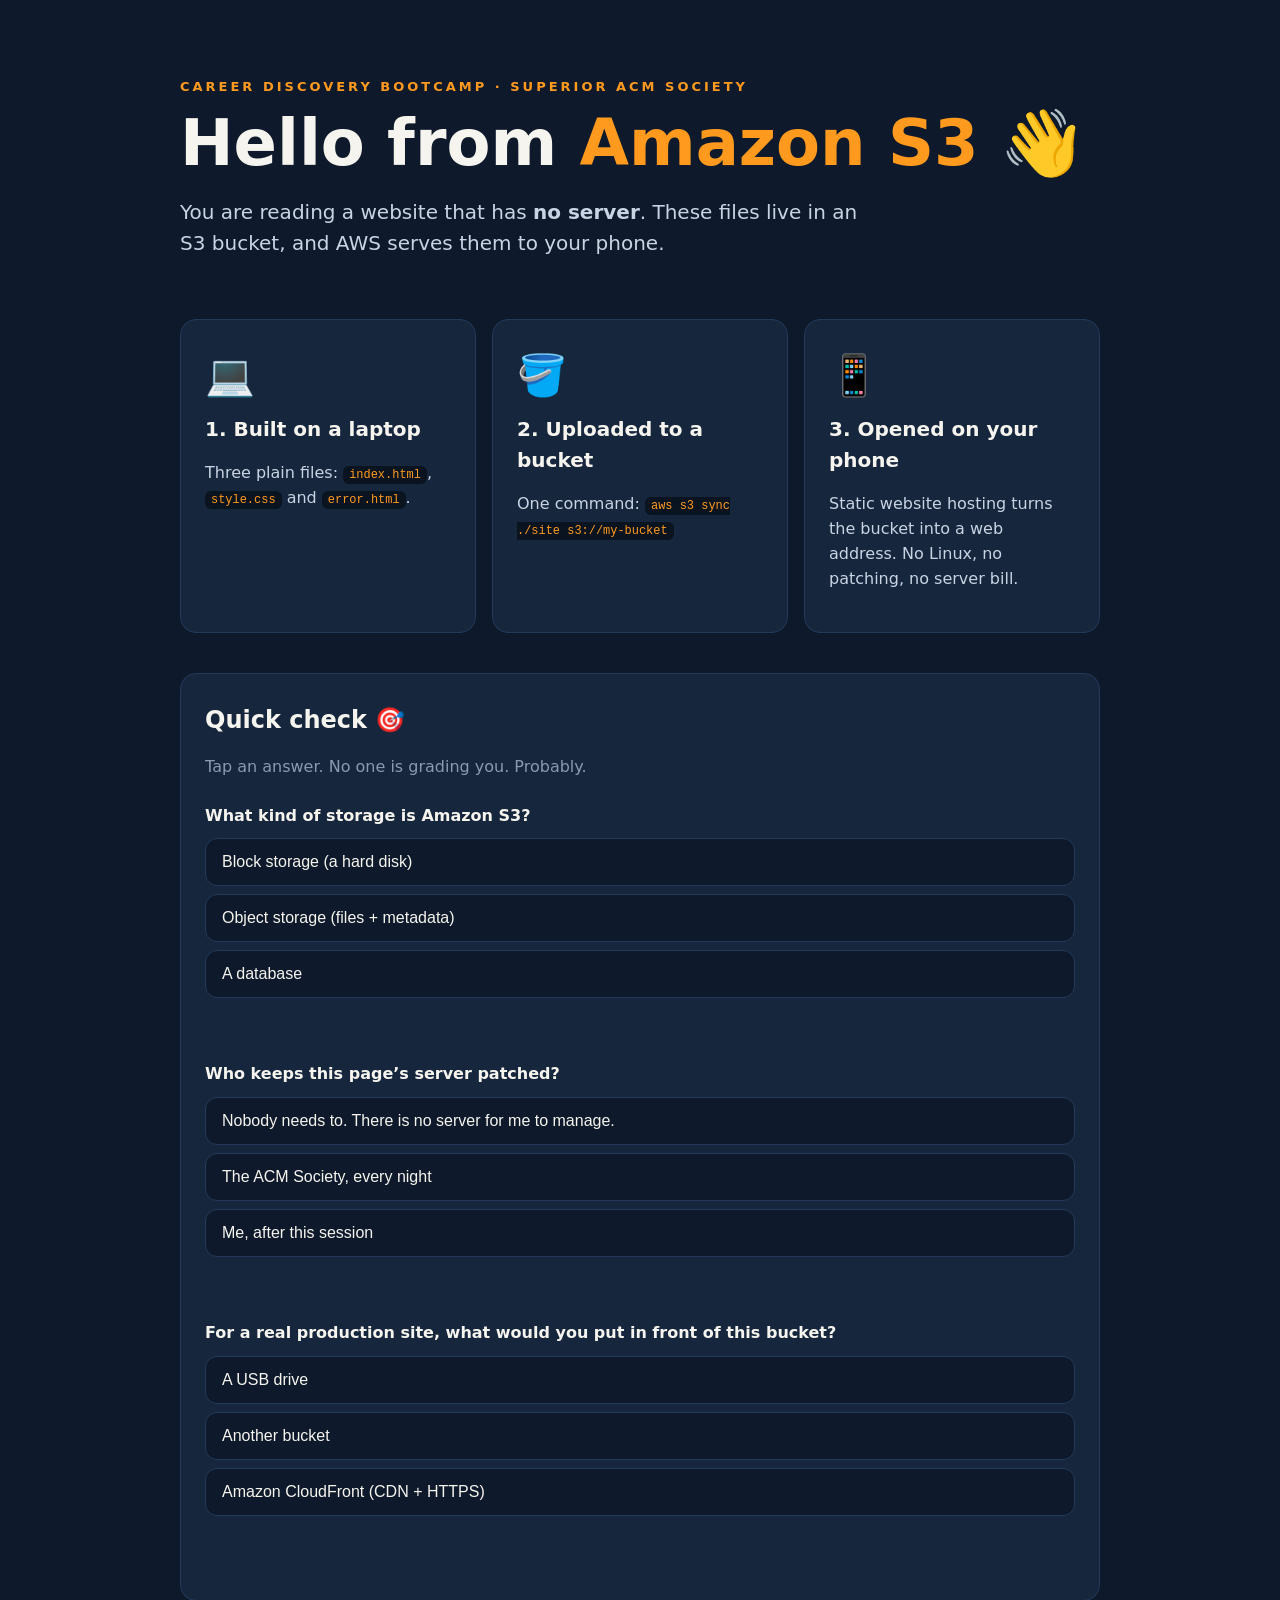
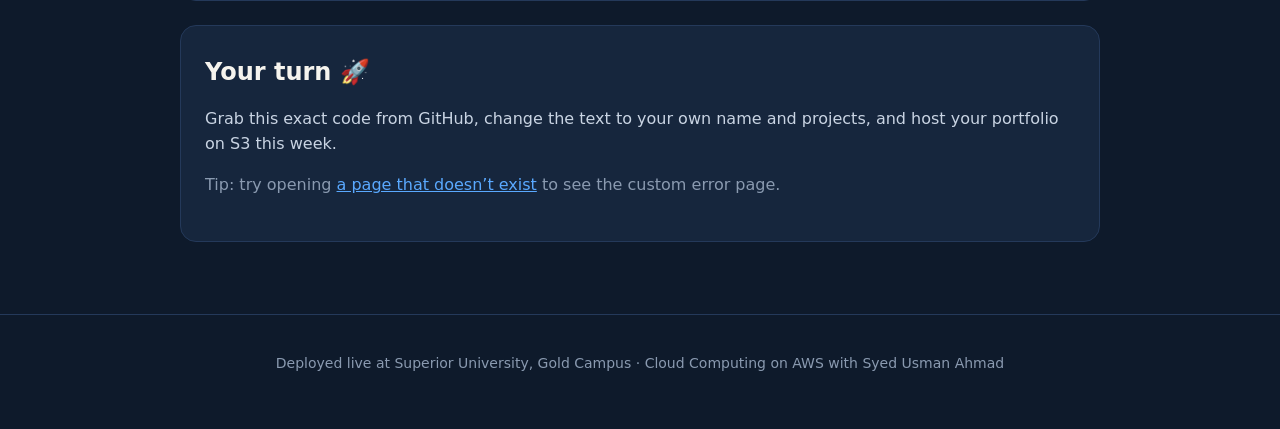
<file: labs/aws/01-s3-static-website/site/index.html>
<!DOCTYPE html>
<html lang="en">
<head>
  <meta charset="UTF-8">
  <meta name="viewport" content="width=device-width, initial-scale=1.0">
  <title>Hello from Amazon S3 👋</title>
  <link rel="stylesheet" href="style.css">
</head>
<body>
  <header class="hero">
    <p class="eyebrow">Career Discovery Bootcamp · Superior ACM Society</p>
    <h1>Hello from <span>Amazon S3</span> 👋</h1>
    <p class="lead">You are reading a website that has <strong>no server</strong>. These files live in an S3 bucket, and AWS serves them to your phone.</p>
  </header>

  <main>
    <section class="cards">
      <article class="card">
        <div class="icon">💻</div>
        <h2>1. Built on a laptop</h2>
        <p>Three plain files: <code>index.html</code>, <code>style.css</code> and <code>error.html</code>.</p>
      </article>
      <article class="card">
        <div class="icon">🪣</div>
        <h2>2. Uploaded to a bucket</h2>
        <p>One command: <code>aws s3 sync ./site s3://my-bucket</code></p>
      </article>
      <article class="card">
        <div class="icon">📱</div>
        <h2>3. Opened on your phone</h2>
        <p>Static website hosting turns the bucket into a web address. No Linux, no patching, no server bill.</p>
      </article>
    </section>

    <section class="quiz">
      <h2>Quick check 🎯</h2>
      <p class="muted">Tap an answer. No one is grading you. Probably.</p>

      <div class="question" data-answer="b">
        <p class="q">What kind of storage is Amazon S3?</p>
        <button data-option="a">Block storage (a hard disk)</button>
        <button data-option="b">Object storage (files + metadata)</button>
        <button data-option="c">A database</button>
        <p class="feedback"></p>
      </div>

      <div class="question" data-answer="a">
        <p class="q">Who keeps this page’s server patched?</p>
        <button data-option="a">Nobody needs to. There is no server for me to manage.</button>
        <button data-option="b">The ACM Society, every night</button>
        <button data-option="c">Me, after this session</button>
        <p class="feedback"></p>
      </div>

      <div class="question" data-answer="c">
        <p class="q">For a real production site, what would you put in front of this bucket?</p>
        <button data-option="a">A USB drive</button>
        <button data-option="b">Another bucket</button>
        <button data-option="c">Amazon CloudFront (CDN + HTTPS)</button>
        <p class="feedback"></p>
      </div>
    </section>

    <section class="next">
      <h2>Your turn 🚀</h2>
      <p>Grab this exact code from GitHub, change the text to your own name and projects, and host your portfolio on S3 this week.</p>
      <p class="muted">Tip: try opening <a href="does-not-exist.html">a page that doesn’t exist</a> to see the custom error page.</p>
    </section>
  </main>

  <footer>
    <p>Deployed live at Superior University, Gold Campus · Cloud Computing on AWS with Syed Usman Ahmad</p>
  </footer>

  <script>
    document.querySelectorAll('.question').forEach(function (q) {
      var answer = q.getAttribute('data-answer');
      var feedback = q.querySelector('.feedback');
      q.querySelectorAll('button').forEach(function (btn) {
        btn.addEventListener('click', function () {
          q.querySelectorAll('button').forEach(function (b) { b.classList.remove('right', 'wrong'); });
          if (btn.getAttribute('data-option') === answer) {
            btn.classList.add('right');
            feedback.textContent = 'Correct! ✅';
          } else {
            btn.classList.add('wrong');
            feedback.textContent = 'Not quite. Try another one. 🙂';
          }
        });
      });
    });
  </script>
</body>
</html>
</file>
<file: labs/aws/01-s3-static-website/site/style.css>
:root {
  --navy: #0E1A2B;
  --navy-2: #16263D;
  --line: #24395A;
  --cream: #F6F4EE;
  --text: #C9D4E3;
  --orange: #FF9A1F;
  --blue: #5AA9FF;
  --green: #7FD4A0;
  --red: #FF8A7A;
}

* { box-sizing: border-box; }

body {
  margin: 0;
  font-family: system-ui, -apple-system, "Segoe UI", Roboto, Arial, sans-serif;
  background: var(--navy);
  color: var(--text);
  line-height: 1.55;
}

.hero {
  padding: 64px 20px 40px;
  max-width: 960px;
  margin: 0 auto;
}

.eyebrow {
  color: var(--orange);
  font-weight: 700;
  letter-spacing: 3px;
  text-transform: uppercase;
  font-size: 13px;
}

h1 {
  color: var(--cream);
  font-size: clamp(36px, 7vw, 64px);
  line-height: 1.05;
  margin: 12px 0 16px;
}

h1 span { color: var(--orange); }

.lead { font-size: 20px; max-width: 680px; }

main {
  max-width: 960px;
  margin: 0 auto;
  padding: 0 20px 48px;
}

h2 { color: var(--cream); margin: 0 0 8px; }

.cards {
  display: grid;
  grid-template-columns: repeat(auto-fit, minmax(240px, 1fr));
  gap: 16px;
  margin-bottom: 40px;
}

.card {
  background: var(--navy-2);
  border: 1px solid var(--line);
  border-radius: 16px;
  padding: 24px;
}

.card h2 { font-size: 20px; }

.icon { font-size: 40px; margin-bottom: 8px; }

code {
  background: #0A1320;
  color: var(--orange);
  padding: 2px 6px;
  border-radius: 6px;
  font-size: 0.92em;
  word-break: break-word;
}

.quiz, .next {
  background: var(--navy-2);
  border: 1px solid var(--line);
  border-radius: 16px;
  padding: 28px 24px;
  margin-bottom: 24px;
}

.muted { color: #8A9AB0; }

.question { margin-top: 24px; }

.q { color: var(--cream); font-weight: 600; margin-bottom: 10px; }

.question button {
  display: block;
  width: 100%;
  text-align: left;
  margin: 8px 0;
  padding: 14px 16px;
  font-size: 16px;
  border-radius: 12px;
  border: 1px solid var(--line);
  background: var(--navy);
  color: var(--cream);
  cursor: pointer;
}

.question button:hover { border-color: var(--blue); }
.question button.right { border-color: var(--green); background: #12301F; }
.question button.wrong { border-color: var(--red); background: #3A1A16; }

.feedback { min-height: 1.5em; font-weight: 600; color: var(--cream); }

a { color: var(--blue); }

footer {
  border-top: 1px solid var(--line);
  padding: 24px 20px 40px;
  text-align: center;
  color: #8A9AB0;
  font-size: 14px;
}
</file>
